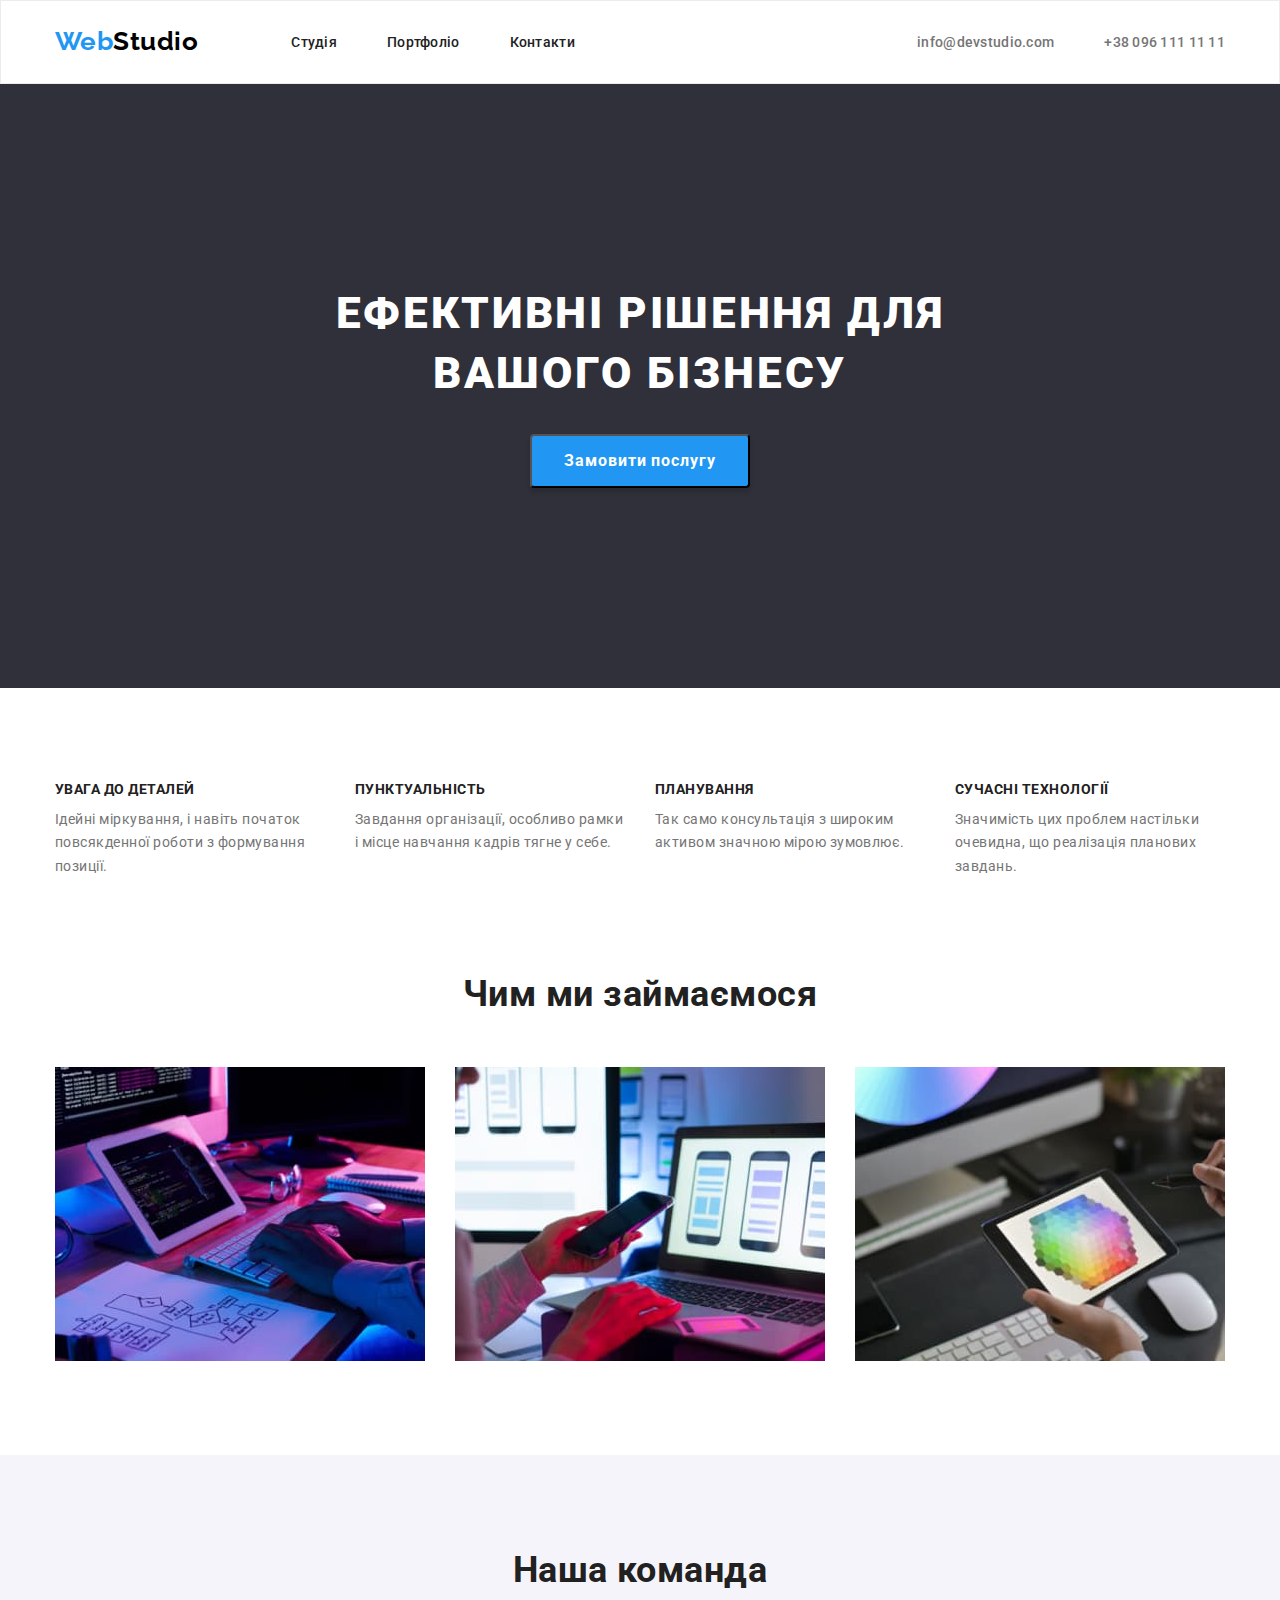
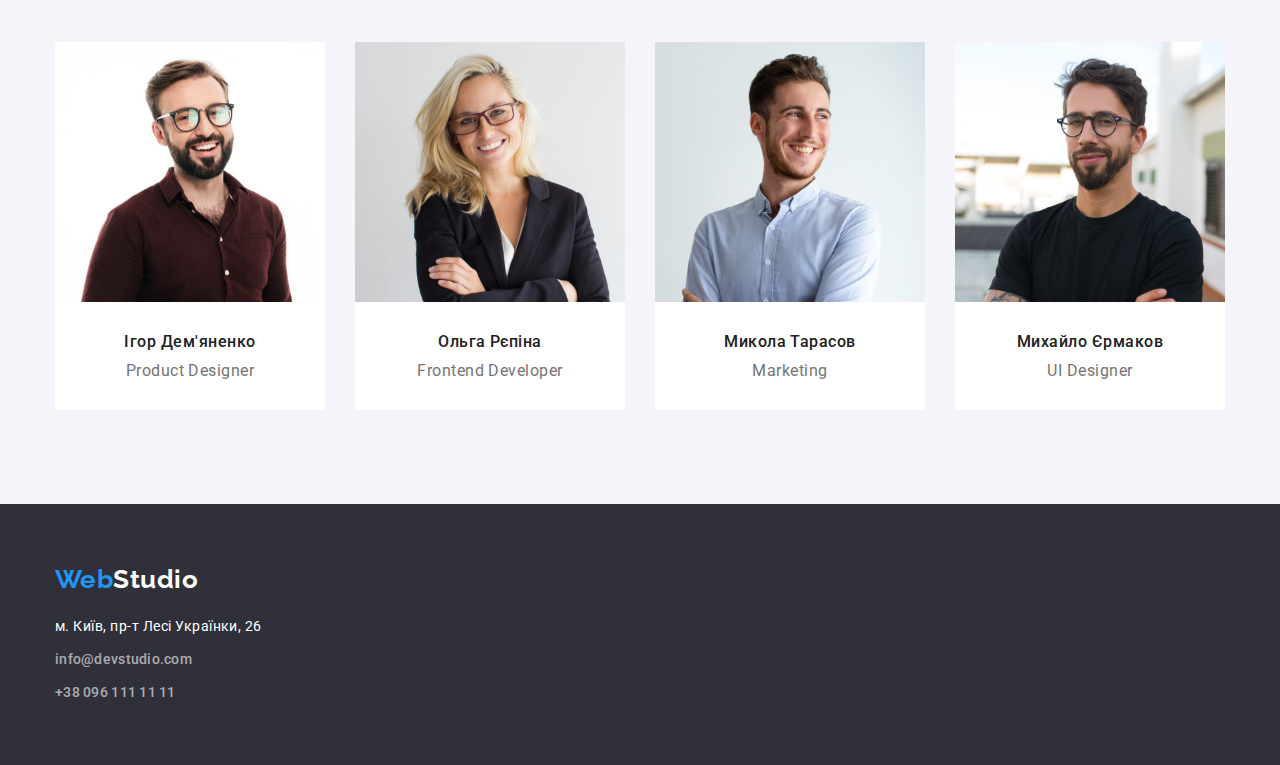
<file: index.html>
<!DOCTYPE html>
<html lang="uk">

<head>
  <meta charset="UTF-8" />
  <meta http-equiv="X-UA-Compatible" content="IE=edge" />
  <meta name="viewport" content="width=device-width, initial-scale=1.0" />
  <title>Document</title>

  <link href="https://fonts.googleapis.com/css2?family=Raleway:wght@700&family=Roboto:wght@400;500;700;900&display=swap"
    rel="stylesheet" />
  <link rel="stylesheet" href="https://cdn.jsdelivr.net/npm/modern-normalize@1.1.0/modern-normalize.min.css">
  <link rel="stylesheet" href="./css/styles.css" />
</head>

<body>
  <header class="page-header">
    <div class="container page-header-container">
      <nav class="page-navigation">
        <a class="logo-header" href="./index.html">Web<span class="studio">Studio</span></a>

        <ul class="list menu">
          <li class="menu-item"><a class="link menu-link" href="./index.html">Студія</a></li>
          <li class="menu-item"><a class="link menu-link" href="./portfolio.html">Портфоліо</a></li>
          <li class="menu-item"><a class="link menu-link" href="#">Контакти</a></li>
        </ul>
      </nav>
      <ul class="list address-nav">
        <li><a class="link mail" href="mailto:info@devstudio.com">info@devstudio.com</a></li>
        <li><a class="link contact-phone-number" href="tel:+380961111111">+38 096 111 11 11</a></li>
      </ul>
    </div>
  </header>

  <main>
    <section class="hero">
      <div class="container">
        <h1 class="hero-title">Ефективні рішення для вашого бізнесу</h1>
        <button type="button" class="button-main">Замовити послугу</button>
      </div>
    </section>

    <section class="section">
      <div class="container">
        <h2 class="section-title visually-hidden">Особливості</h2>
        <ul class="list features-container">
          <li class="features-background">
            <h3 class="title title-features">Увага до деталей</h3>
            <p class="text-features">
              Ідейні міркування, і навіть початок повсякденної роботи з
              формування позиції.
            </p>
          </li>
          <li class="features-background">
            <h3 class="title title-features">Пунктуальність</h3>
            <p class="text-features">
              Завдання організації, особливо рамки і місце навчання кадрів тягне
              у себе.
            </p>
          </li>
          <li class="features-background">
            <h3 class="title title-features">Планування</h3>
            <p class="text-features">
              Так само консультація з широким активом значною мірою зумовлює.
            </p>
          </li>
          <li class="features-background">
            <h3 class="title title-features">Сучасні технології</h3>
            <p class="text-features">
              Значимість цих проблем настільки очевидна, що реалізація планових
              завдань.
            </p>
          </li>
        </ul>
      </div>
    </section>

    <section class="section-boxes">
      <div class="container">
        <h2 class="section-title">Чим ми займаємося</h2>
        <ul class="list box-background box-container">
          <li>
            <img src="./images/img-1.jpg" alt="Людина працює за комп'ютером" width="370" height="294" />
          </li>
          <li>
            <img src="./images/img-2.jpg" alt="Людина працює з ноутбуком та телефоном" width="370" height="294" />
          </li>
          <li>
            <img src="./images/img-3.jpg" alt="Людина працює з планшетом" width="370" height="294" />
          </li>
        </ul>
      </div>
    </section>
    <section class="section-team">
      <div class="container">
        <h2 class="section-title">Наша команда</h2>
        <ul class="list list-team">
          <li class="team-background">
            <img src="./images/img-4.jpg" alt="Усміхнений чоловік в окулярах" width="270" height="260" />
            <h3 class="title title-team">Ігор Дем'яненко</h3>
            <p class="text-team">Product Designer</p>
          </li>
          <li class="team-background">
            <img src="./images/img-5.jpg" alt="Усміхнена жінка в окулярах" width="270" height="260" />
            <h3 class="title title-team">Ольга Рєпіна</h3>
            <p class="text-team">Frontend Developer</p>
          </li>
          <li class="team-background">
            <img src="./images/img-6.jpg" alt="Чоловік у блакитній сорочці" width="270" height="260" />
            <h3 class="title title-team">Микола Тарасов</h3>
            <p class="text-team">Marketing</p>
          </li>
          <li class="team-background">
            <img src="./images/img-7.jpg" alt="Чоловік у чорній футболці" width="270" height="260" />
            <h3 class="title title-team">Михайло Єрмаков</h3>
            <p class="text-team">UI Designer</p>
          </li>
        </ul>
      </div>
    </section>
  </main>

  <footer>
    <div class="container">
      <a class="logo-footer" href="./index.html">Web<span class="studio-footer">Studio</span></a>
      <address>
        <ul class="list">
          <li class="item-map">
            <a class="link map" href="https://goo.gl/maps/FyZ958EduDESBiNfA" target="_blank"
              rel="noopener noreferrer nofollow">м. Київ, пр-т Лесі Українки, 26</a>
          </li>
          <li class="item-mail"><a class="link mail" href="mailto:info@devstudio.com">info@devstudio.com</a></li>
          <li class="item-phone"><a class="link contact-phone-number" href="tel:+380961111111">+38 096 111 11 11</a>
          </li>
        </ul>
      </address>
    </div>
  </footer>
</body>

</html>
</file>
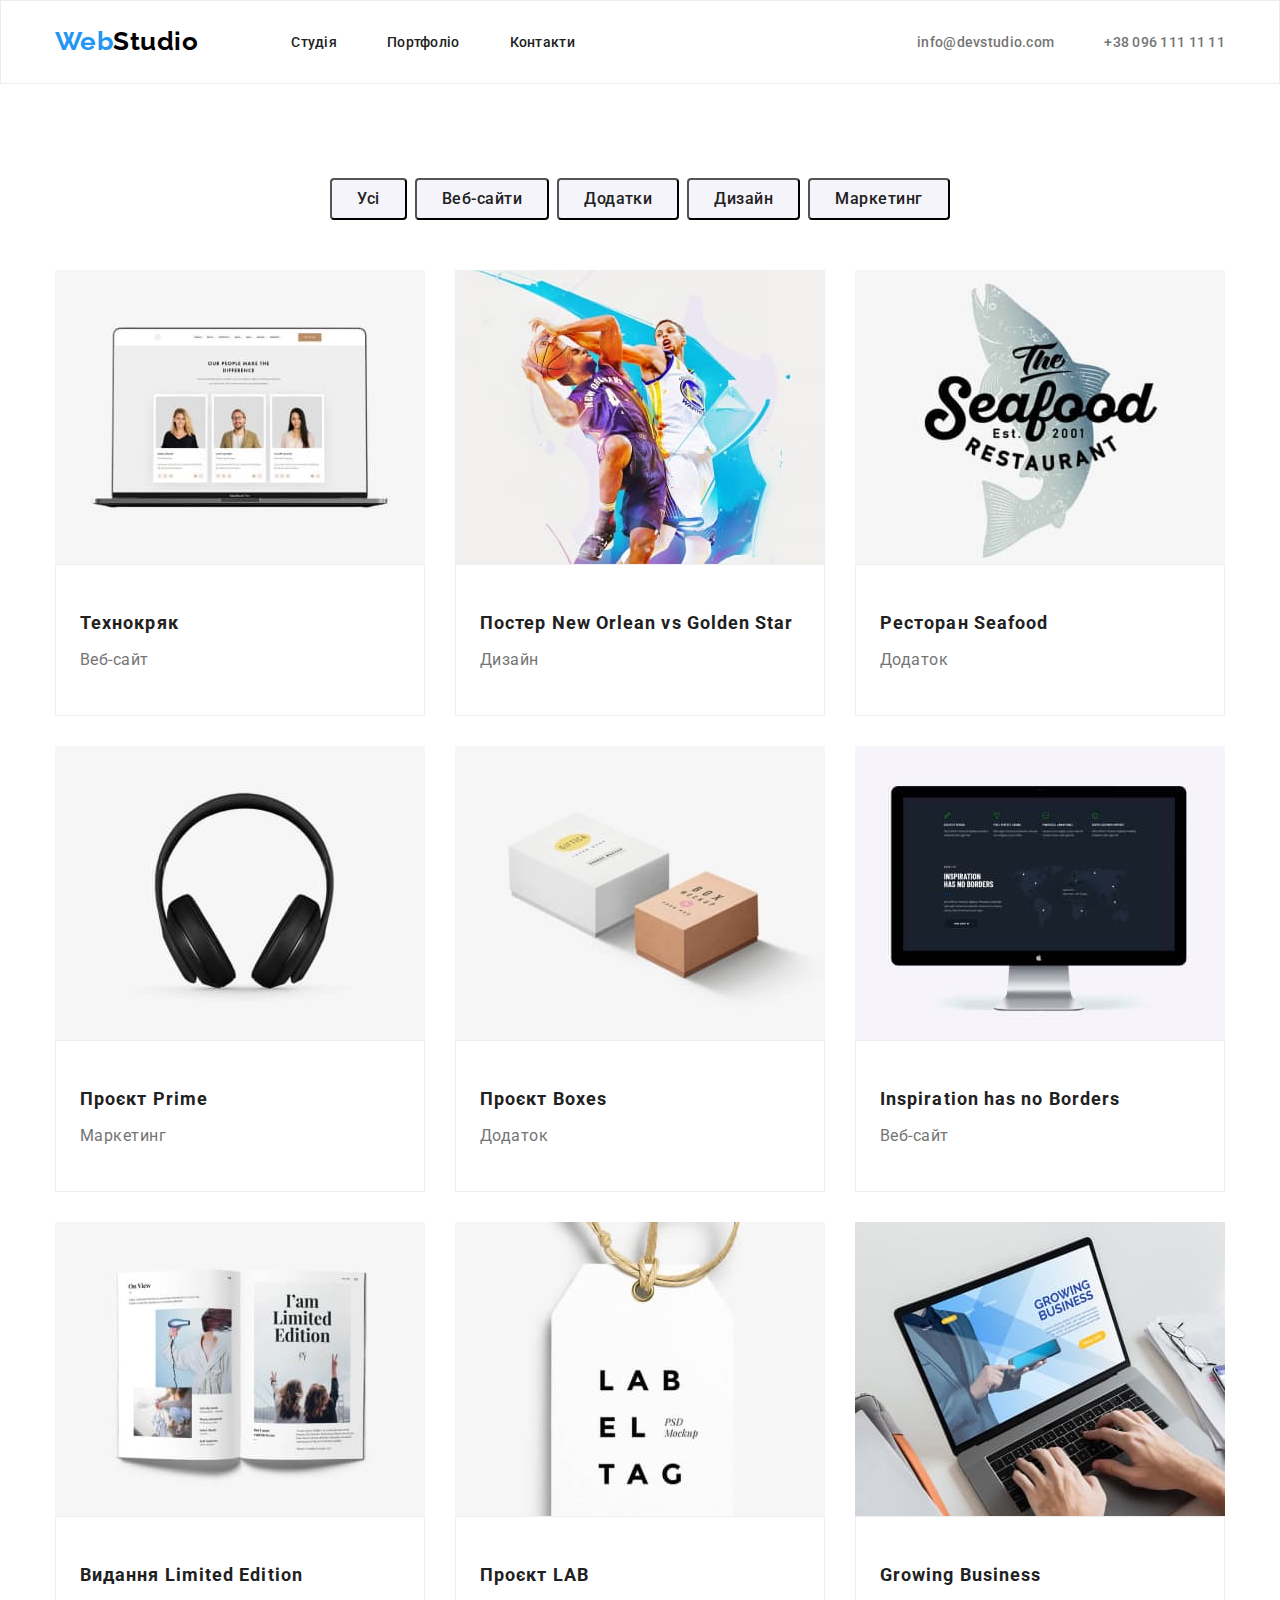
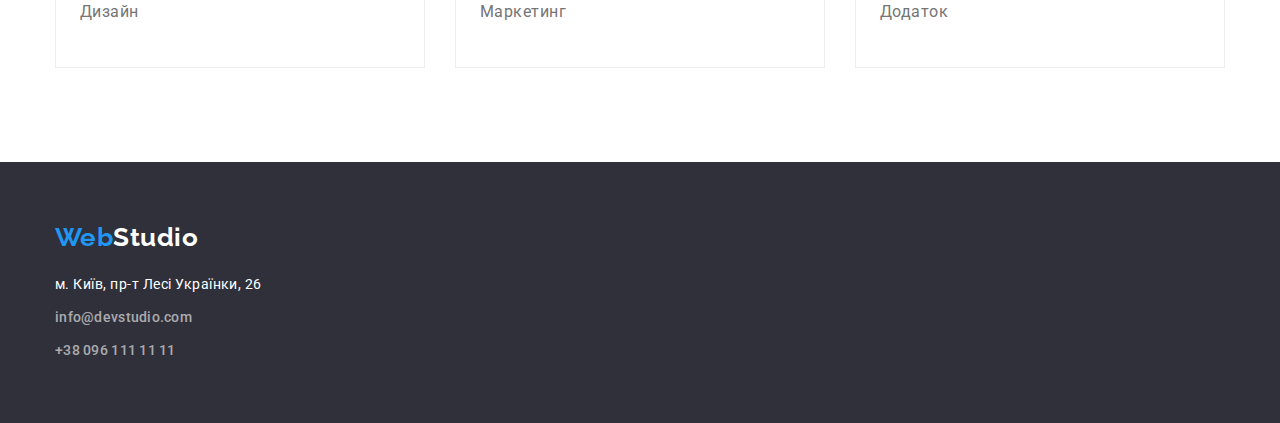
<file: portfolio.html>
<!DOCTYPE html>
<html lang="uk">

<head>
  <meta charset="UTF-8" />
  <meta http-equiv="X-UA-Compatible" content="IE=edge" />
  <meta name="viewport" content="width=device-width, initial-scale=1.0" />
  <title>Document</title>

  <link href="https://fonts.googleapis.com/css2?family=Raleway:wght@700&family=Roboto:wght@400;500;700&display=swap"
    rel="stylesheet" />
  <link rel="stylesheet" href="https://cdn.jsdelivr.net/npm/modern-normalize@1.1.0/modern-normalize.min.css">
  <link rel="stylesheet" href="./css/styles.css" />
</head>

<body>
  <header class="page-header">
    <div class="container page-header-container">
      <nav class="page-navigation">
        <a class="logo-header" href="./index.html">Web<span class="studio">Studio</span></a>
        <ul class="list menu">
          <li class="menu-item"><a class="link menu-link" href="./index.html">Студія</a></li>
          <li class="menu-item"><a class="link menu-link" href="./portfolio.html">Портфоліо</a></li>
          <li class="menu-item"><a class="link menu-link" href="#">Контакти</a></li>
        </ul>
      </nav>
      <ul class="list address-nav">
        <li><a class="link mail" href="mailto:info@devstudio.com">info@devstudio.com</a></li>
        <li><a class="link contact-phone-number" href="tel:+380961111111">+38 096 111 11 11</a></li>
      </ul>
    </div>
  </header>
  <main>
    <section class="section">
      <div class="container">
        <h1 class="visually-hidden">Filters and cards</h1>
        <ul class="list filters-container">
          <li class="filters"><button type="button" class="button">Усі</button></li>
          <li class="filters"><button type="button" class="button">Веб-сайти</button></li>
          <li class="filters"><button type="button" class="button">Додатки</button></li>
          <li class="filters"><button type="button" class="button">Дизайн</button></li>
          <li class="filters"><button type="button" class="button">Маркетинг</button></li>
        </ul>
        <ul class="list cards-container">
          <li class="card">
            <img src="./images/portfolio-1.jpg" alt="Екран ноутбука" width="370" height="294" />
            <div class="card-name">
              <h2 class="title title-cards">Технокряк</h2>
              <p class="text-cards">Веб-сайт</p>
            </div>
          </li>
          <li class="card">
            <img src="./images/portfolio-2.jpg" alt="Баскетболісти" width="370" height="294" />
            <div class="card-name">
              <h2 class="title title-cards">Постер New Orlean vs Golden Star</h2>
              <p class="text-cards">Дизайн</p>
            </div>
          </li>
          <li class="card">
            <img src="./images/portfolio-3.jpg" alt="Ресторан морепродуктів" width="370" height="294" />
            <div class="card-name">
              <h2 class="title title-cards">Ресторан Seafood</h2>
              <p class="text-cards">Додаток</p>
            </div>
          </li>
          <li class="card">
            <img src="./images/portfolio-4.jpg" alt="Навушники" width="370" height="294" />
            <div class="card-name">
              <h2 class="title title-cards">Проєкт Prime</h2>
              <p class="text-cards">Маркетинг</p>
            </div>
          </li>
          <li class="card">
            <img src="./images/portfolio-5.jpg" alt="Проєкт" width="370" height="294" />
            <div class="card-name">
              <h2 class="title title-cards">Проєкт Boxes</h2>
              <p class="text-cards">Додаток</p>
            </div>
          </li>
          <li class="card">
            <img src="./images/portfolio-6.jpg" alt="Екран комп'ютера" width="370" height="294" />
            <div class="card-name">
              <h2 class="title title-cards">Inspiration has no Borders</h2>
              <p class="text-cards">Веб-сайт</p>
            </div>
          </li>
          <li class="card">
            <img src="./images/portfolio-7.jpg" alt="Сторінки журналу" width="370" height="294" />
            <div class="card-name">
              <h2 class="title title-cards">Видання Limited Edition</h2>
              <p class="text-cards">Дизайн</p>
            </div>
          </li>
          <li class="card">
            <img src="./images/portfolio-8.jpg" alt="Етикетка" width="370" height="294" />
            <div class="card-name">
              <h2 class="title title-cards">Проєкт LAB</h2>
              <p class="text-cards">Маркетинг</p>
            </div>
          </li>
          <li class="card">
            <img src="./images/portfolio-9.jpg" alt="Ноутбук" width="370" height="294" />
            <div class="card-name">
              <h2 class="title title-cards">Growing Business</h2>
              <p class="text-cards">Додаток</p>
            </div>
          </li>
        </ul>
      </div>
    </section>
  </main>
  <footer>
    <div class="container">
      <a class="logo-footer" href="./index.html">Web<span class="studio-footer">Studio</span></a>
      <address>
        <ul class="list">
          <li class="item-map">
            <a class="link map" href="https://goo.gl/maps/FyZ958EduDESBiNfA" target="_blank"
              rel="noopener noreferrer nofollow">м. Київ, пр-т Лесі Українки, 26</a>
          </li>
          <li class="item-mail"><a class="link mail" href="mailto:info@devstudio.com">info@devstudio.com</a></li>
          <li class="item-phone"><a class="link contact-phone-number" href="tel:+380961111111">+38 096 111 11 11</a>
          </li>
        </ul>
      </address>
    </div>
  </footer>
</body>

</html>
</file>
<file: css/styles.css>
:root {
    --primary-text-color: #757575;
    --secondary-text-color: #FFFFFF;
    --title-text-color: #212121;
    --accent-color: #2196F3;
    --primary-font: 'Roboto', sans-serif;
    --secondary-font: 'Raleway', sans-serif;
    --primary-background: #F5F5F5;
    --secondary-background: #2F303A;
    --additional-background: #F5F4FA;
    --cards-background: #FFFFFF;
    --logo-studio-color: #000000;
    --button-main-background-hover: #188CE8;
}

.list {
    list-style: none;
}

.link {
    text-decoration: none;
}

img {
    display: block;
    max-width: 100%;
    height: auto;
}

h1,
h2,
h3,
h4,
h5,
h6,
p {
    margin-top: 0;
    margin-bottom: 0;
}

ul,
ol {
    margin-top: 0;
    margin-bottom: 0;
    padding-left: 0;
}

button {
    cursor: pointer;
}

.container {
    width: 1200px;
    margin-left: auto;
    margin-right: auto;
    padding-left: 15px;
    padding-right: 15px;
}


body {
    color: var(--primary-text-color);
    font-family: var(--primary-font);
    letter-spacing: 0.03em;
}

.section {
    padding-top: 94px;
    padding-bottom: 94px;
}

/* ====================HEADER==================== */

.page-header {
    border: 1px solid #ECECEC
}

.page-header-container {
    display: flex;
    align-items: center;
    justify-content: space-between;
}

.page-navigation {
    display: flex;
    align-items: center;
}

.menu {
    display: flex;
    column-gap: 50px;
}

.address-nav {
    display: flex;
    align-items: center;
}

.logo-header {
    color: var(--accent-color);
    font-family: var(--secondary-font);
    font-weight: 700;
    font-size: 26px;
    line-height: 1.2;
    text-decoration: none;
    margin-right: 93px;
    padding-top: 24px;
    padding-bottom: 25px;
}

.studio {
    color: var(--logo-studio-color);
}

.menu-item {
    padding-top: 32px;
    padding-bottom: 32px;
}

.menu-link {
    padding-top: 32px;
    padding-bottom: 32px;
}

.mail {
    margin-right: 50px;
    padding-top: 32px;
    padding-bottom: 32px;
}

.contact-phone-number {
    padding-top: 32px;
    padding-bottom: 32px;
}

.menu a {
    font-weight: 500;
    font-size: 14px;
    line-height: 1.14;
    letter-spacing: 0.02em;
    color: var(--title-text-color);
}

.address-nav a,
.mail,
.contact-phone-number {
    color: var(--primary-text-color);
    font-weight: 500;
    font-size: 14px;
    line-height: 1.14;
    letter-spacing: 0.02em;
}

.menu-item a:hover,
.menu-item a:focus,
.address-nav a:hover,
.address-nav a:focus,
.mail:hover,
.mail:focus,
.contact-phone-number:hover,
.contact-phone-number:focus,
.map:hover,
.map:focus {
    color: var(--accent-color);
}


/* ====================HERO==================== */
.visually-hidden {
    position: absolute;
    white-space: nowrap;
    width: 1px;
    height: 1px;
    overflow: hidden;
    border: 0;
    padding: 0;
    clip: rect(0 0 0 0);
    clip-path: inset(50%);
    margin: -1px;
}

.hero {
    background-color: var(--secondary-background);
    padding-top: 200px;
    padding-bottom: 200px;
}

.hero-title {
    color: var(--secondary-text-color);
    font-weight: 900;
    font-size: 44px;
    line-height: 1.36;
    text-align: center;
    letter-spacing: 0.06em;
    text-transform: uppercase;
    margin-bottom: 30px;
    width: 696px;
    margin-left: auto;
    margin-right: auto;
}

.section-title {
    font-weight: 700;
    font-size: 36px;
    line-height: 1.2;
    text-align: center;
    color: var(--title-text-color);
    margin-bottom: 50px;
}

.button-main:hover,
.button-main:focus {
    background-color: var(--button-main-background-hover);
}

.button-main {
    font-weight: 700;
    font-size: 16px;
    line-height: 1.88;
    display: flex;
    align-items: center;
    text-align: center;
    letter-spacing: 0.06em;
    color: var(--secondary-text-color);
    background-color: var(--accent-color);
    box-shadow: 0px 4px 4px rgba(0, 0, 0, 0.15);
    border-radius: 4px;
    padding: 10px 32px;
    margin-left: auto;
    margin-right: auto;
}


/* ====================FEATURES==================== */

.features-container {
    display: flex;
    column-gap: 30px;
}

.features-background {
    flex-basis: calc((100% - 90px) / 4);
}

.title-features {
    font-weight: 700;
    font-size: 14px;
    line-height: 1.1;
    text-transform: uppercase;
    color: var(--title-text-color);
    margin-bottom: 10px;
}

.text-features {
    font-size: 14px;
    line-height: 1.71;
    color: var(--primary-text-color);
}


/* ====================BOXES==================== */
.box-background {
    flex-basis: calc((100% - 60px) / 3);
}

.box-container {
    display: flex;
    column-gap: 30px;
}

.section-boxes {
    padding-bottom: 94px;
}


/* ====================TEAM==================== */
.section-team {
    background-color: var(--additional-background);
    padding-top: 94px;
    padding-bottom: 94px;
}

.list-team {
    display: flex;
    column-gap: 30px;
}

.title {
    color: var(--title-text-color);
}

.title-team {
    font-weight: 500;
    font-size: 16px;
    line-height: 1.2;
    text-align: center;
    color: var(--title-text-color);
    margin-top: 30px;
    margin-bottom: 10px;
}

.text-team {
    font-size: 16px;
    line-height: 1.2;
    text-align: center;
    margin-bottom: 30px;
}

.team-background {
    background-color: var(--cards-background);
    flex-basis: calc((100% - 90px) / 4);
}


/* ================FILTERS PORTFOLIO================ */

.button:hover,
.button:focus {
    color: var(--secondary-text-color);
    background-color: var(--accent-color);
}

.button {
    font-family: inherit;
    font-weight: 500;
    font-size: 16px;
    line-height: 1.6;
    letter-spacing: 0.03em;
    text-align: center;
    color: var(--title-text-color);
    background-color: var(--additional-background);
    padding: 6px 25px;
    border-radius: 4px;
}

.filters-container {
    display: flex;
    column-gap: 8px;
    justify-content: center;
    margin-bottom: 50px;
}

/* ====================CARDS PORTFOLIO==================== */

.title-cards {
    font-weight: 700;
    font-size: 18px;
    line-height: 2;
    letter-spacing: 0.06em;
    margin-top: 20px;
    margin-bottom: 4px;
}

.text-cards {
    font-size: 16px;
    line-height: 1.88;
    margin-bottom: 20px;
}

.cards-container {
    display: flex;
    flex-wrap: wrap;
    gap: 30px;
}

.card-name {
    border: 1px solid #EEEEEE;
    padding: 20px 24px;
}

/* .card {
    border: 1px solid #EEEEEE
} */

/* ====================FOOTER==================== */

footer {
    background-color: var(--secondary-background);
    padding-top: 60px;
    padding-bottom: 60px;
}

.logo-footer {
    color: var(--accent-color);
    font-family: var(--secondary-font);
    font-weight: 700;
    font-size: 26px;
    line-height: 1.2;
    text-decoration: none;
}

.studio-footer {
    color: var(--secondary-text-color);
}

address {
    margin-top: 20px;
}

.map {
    font-style: normal;
    font-size: 14px;
    line-height: 1.71;
    color: var(--secondary-text-color);
}

.mail,
.contact-phone-number {
    font-style: normal;
    font-size: 14px;
    line-height: 1.71;
    color: rgba(255, 255, 255, 0.6);
}

.item-map {
    margin-bottom: 9px;
}

.item-mail {
    margin-bottom: 9px;
}
</file>
